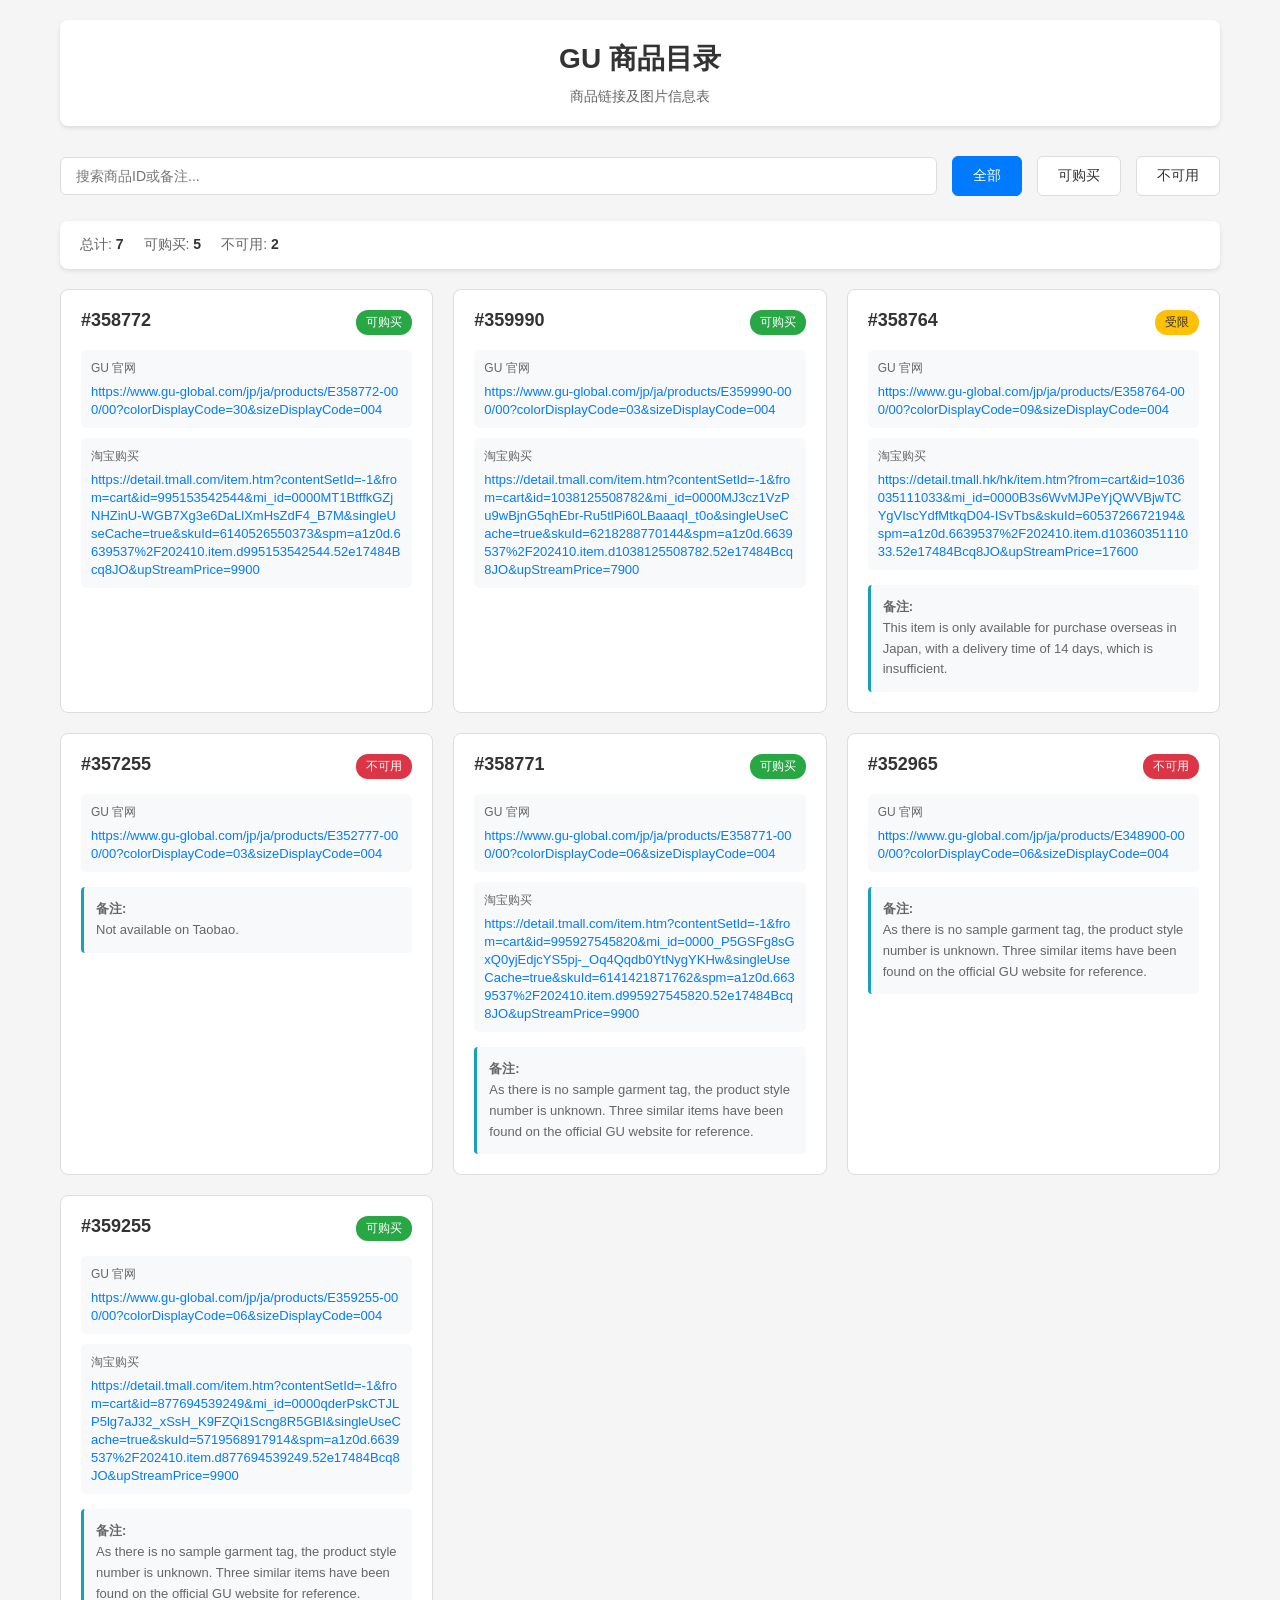
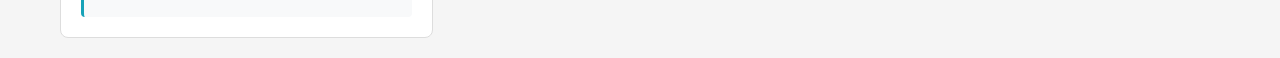
<file: gu-product-catalog.html>
<!DOCTYPE html>
<html lang="zh-CN">
<head>
  <meta charset="UTF-8">
  <meta name="viewport" content="width=device-width, initial-scale=1.0">
  <title>GU 商品目录</title>
  <style>
    * { margin: 0; padding: 0; box-sizing: border-box; }
    
    body {
      font-family: -apple-system, BlinkMacSystemFont, "Segoe UI", Roboto, "Helvetica Neue", Arial, sans-serif;
      background: #f5f5f5;
      color: #333;
    }
    
    .container { max-width: 1200px; margin: 0 auto; padding: 20px; }
    
    header { 
      text-align: center; 
      margin-bottom: 30px; 
      padding: 20px 0;
      background: white;
      border-radius: 8px;
      box-shadow: 0 2px 4px rgba(0,0,0,0.1);
    }
    
    h1 { font-size: 28px; color: #333; margin-bottom: 10px; }
    .subtitle { font-size: 14px; color: #666; }
    
    .controls { 
      display: flex; 
      gap: 15px; 
      margin-bottom: 25px; 
      flex-wrap: wrap;
      align-items: center;
    }
    
    .search-box { 
      flex: 1; 
      min-width: 250px;
      padding: 10px 15px; 
      background: white;
      border: 1px solid #ddd;
      border-radius: 6px; 
      color: #333;
      font-size: 14px; 
      outline: none;
    }
    
    .search-box:focus {
      border-color: #007bff;
    }
    
    .filter-btn { 
      padding: 10px 20px; 
      background: white;
      color: #333;
      border: 1px solid #ddd;
      border-radius: 6px; 
      cursor: pointer; 
      font-size: 14px;
      transition: all 0.2s;
    }
    
    .filter-btn:hover { background: #f0f0f0; }
    .filter-btn.active { background: #007bff; color: white; border-color: #007bff; }
    
    .stats { 
      display: flex; 
      gap: 20px; 
      margin-bottom: 20px; 
      font-size: 14px;
      color: #666;
      background: white;
      padding: 15px 20px;
      border-radius: 8px;
      box-shadow: 0 2px 4px rgba(0,0,0,0.1);
    }
    
    .stat-item strong { color: #333; }
    
    .product-grid { 
      display: grid; 
      grid-template-columns: repeat(auto-fill, minmax(350px, 1fr)); 
      gap: 20px; 
    }
    
    .product-card { 
      background: white;
      border: 1px solid #ddd;
      border-radius: 8px;
      padding: 20px;
      transition: transform 0.2s, box-shadow 0.2s;
    }
    
    .product-card:hover { 
      transform: translateY(-2px);
      box-shadow: 0 4px 8px rgba(0,0,0,0.15);
    }
    
    .product-header { 
      display: flex; 
      justify-content: space-between; 
      align-items: start;
      margin-bottom: 15px;
    }
    
    .product-id { 
      font-size: 18px; 
      font-weight: 600; 
      color: #333;
    }
    
    .status-badge { 
      padding: 4px 10px; 
      border-radius: 12px; 
      font-size: 12px;
      font-weight: 500;
    }
    
    .status-available { background: #28a745; color: white; }
    .status-unavailable { background: #dc3545; color: white; }
    .status-limited { background: #ffc107; color: #333; }
    
    .product-links { margin-bottom: 15px; }
    
    .link-item { 
      margin-bottom: 10px; 
      padding: 10px; 
      background: #f8f9fa;
      border-radius: 6px;
    }
    
    .link-label { 
      font-size: 12px; 
      color: #666;
      margin-bottom: 5px;
      font-weight: 500;
    }
    
    .link-url { 
      font-size: 13px; 
      color: #007bff;
      word-break: break-all;
      text-decoration: none;
    }
    
    .link-url:hover { text-decoration: underline; }
    
    .notes { 
      padding: 12px; 
      background: #f8f9fa;
      border-left: 3px solid #17a2b8;
      border-radius: 4px;
      font-size: 13px;
      color: #666;
      line-height: 1.6;
    }
    
    .no-results { 
      text-align: center; 
      padding: 60px 20px; 
      color: #666;
      font-size: 16px;
      background: white;
      border-radius: 8px;
    }
    
    @media (max-width: 768px) {
      .product-grid {
        grid-template-columns: 1fr;
      }
      
      .controls {
        flex-direction: column;
      }
      
      .search-box {
        width: 100%;
      }
    }
  </style>
</head>
<body>
<div class="container">
  <header>
    <h1>GU 商品目录</h1>
    <div class="subtitle">商品链接及图片信息表</div>
  </header>
  
  <div class="controls">
    <input type="text" class="search-box" id="searchInput" placeholder="搜索商品ID或备注..." oninput="filterProducts()">
    <button class="filter-btn active" onclick="setFilter('all')">全部</button>
    <button class="filter-btn" onclick="setFilter('available')">可购买</button>
    <button class="filter-btn" onclick="setFilter('unavailable')">不可用</button>
  </div>
  
  <div class="stats">
    <div class="stat-item">总计: <strong id="totalCount">0</strong></div>
    <div class="stat-item">可购买: <strong id="availableCount">0</strong></div>
    <div class="stat-item">不可用: <strong id="unavailableCount">0</strong></div>
  </div>
  
  <div class="product-grid" id="productGrid"></div>
</div>

<script>
const products = [
  {
    id: "358772",
    guLink: "https://www.gu-global.com/jp/ja/products/E358772-000/00?colorDisplayCode=30&sizeDisplayCode=004",
    taobaoLink: "https://detail.tmall.com/item.htm?contentSetId=-1&from=cart&id=995153542544&mi_id=0000MT1BtffkGZjNHZinU-WGB7Xg3e6DaLlXmHsZdF4_B7M&singleUseCache=true&skuId=6140526550373&spm=a1z0d.6639537%2F202410.item.d995153542544.52e17484Bcq8JO&upStreamPrice=9900",
    notes: "",
    status: "available"
  },
  {
    id: "359990",
    guLink: "https://www.gu-global.com/jp/ja/products/E359990-000/00?colorDisplayCode=03&sizeDisplayCode=004",
    taobaoLink: "https://detail.tmall.com/item.htm?contentSetId=-1&from=cart&id=1038125508782&mi_id=0000MJ3cz1VzPu9wBjnG5qhEbr-Ru5tlPi60LBaaaqI_t0o&singleUseCache=true&skuId=6218288770144&spm=a1z0d.6639537%2F202410.item.d1038125508782.52e17484Bcq8JO&upStreamPrice=7900",
    notes: "",
    status: "available"
  },
  {
    id: "358764",
    guLink: "https://www.gu-global.com/jp/ja/products/E358764-000/00?colorDisplayCode=09&sizeDisplayCode=004",
    taobaoLink: "https://detail.tmall.hk/hk/item.htm?from=cart&id=1036035111033&mi_id=0000B3s6WvMJPeYjQWVBjwTCYgVIscYdfMtkqD04-ISvTbs&skuId=6053726672194&spm=a1z0d.6639537%2F202410.item.d1036035111033.52e17484Bcq8JO&upStreamPrice=17600",
    notes: "This item is only available for purchase overseas in Japan, with a delivery time of 14 days, which is insufficient.",
    status: "limited"
  },
  {
    id: "357255",
    guLink: "https://www.gu-global.com/jp/ja/products/E352777-000/00?colorDisplayCode=03&sizeDisplayCode=004",
    taobaoLink: "",
    notes: "Not available on Taobao.",
    status: "unavailable"
  },
  {
    id: "358771",
    guLink: "https://www.gu-global.com/jp/ja/products/E358771-000/00?colorDisplayCode=06&sizeDisplayCode=004",
    taobaoLink: "https://detail.tmall.com/item.htm?contentSetId=-1&from=cart&id=995927545820&mi_id=0000_P5GSFg8sGxQ0yjEdjcYS5pj-_Oq4Qqdb0YtNygYKHw&singleUseCache=true&skuId=6141421871762&spm=a1z0d.6639537%2F202410.item.d995927545820.52e17484Bcq8JO&upStreamPrice=9900",
    notes: "As there is no sample garment tag, the product style number is unknown. Three similar items have been found on the official GU website for reference.",
    status: "available"
  },
  {
    id: "352965",
    guLink: "https://www.gu-global.com/jp/ja/products/E348900-000/00?colorDisplayCode=06&sizeDisplayCode=004",
    taobaoLink: "",
    notes: "As there is no sample garment tag, the product style number is unknown. Three similar items have been found on the official GU website for reference.",
    status: "unavailable"
  },
  {
    id: "359255",
    guLink: "https://www.gu-global.com/jp/ja/products/E359255-000/00?colorDisplayCode=06&sizeDisplayCode=004",
    taobaoLink: "https://detail.tmall.com/item.htm?contentSetId=-1&from=cart&id=877694539249&mi_id=0000qderPskCTJLP5lg7aJ32_xSsH_K9FZQi1Scng8R5GBI&singleUseCache=true&skuId=5719568917914&spm=a1z0d.6639537%2F202410.item.d877694539249.52e17484Bcq8JO&upStreamPrice=9900",
    notes: "As there is no sample garment tag, the product style number is unknown. Three similar items have been found on the official GU website for reference.",
    status: "available"
  }
];

let currentFilter = 'all';

function getStatusBadge(status) {
  const badges = {
    'available': '<span class="status-badge status-available">可购买</span>',
    'unavailable': '<span class="status-badge status-unavailable">不可用</span>',
    'limited': '<span class="status-badge status-limited">受限</span>'
  };
  return badges[status] || '';
}

function renderProducts(filteredProducts) {
  const grid = document.getElementById('productGrid');
  
  if (filteredProducts.length === 0) {
    grid.innerHTML = '<div class="no-results">没有找到匹配的商品</div>';
    return;
  }
  
  grid.innerHTML = filteredProducts.map(product => `
    <div class="product-card">
      <div class="product-header">
        <div class="product-id">#${product.id}</div>
        ${getStatusBadge(product.status)}
      </div>
      
      <div class="product-links">
        <div class="link-item">
          <div class="link-label">GU 官网</div>
          <a href="${product.guLink}" target="_blank" class="link-url">${product.guLink}</a>
        </div>
        ${product.taobaoLink ? `
        <div class="link-item">
          <div class="link-label">淘宝购买</div>
          <a href="${product.taobaoLink}" target="_blank" class="link-url">${product.taobaoLink}</a>
        </div>
        ` : ''}
      </div>
      
      ${product.notes ? `
      <div class="notes">
        <strong>备注:</strong><br>
        ${product.notes}
      </div>
      ` : ''}
    </div>
  `).join('');
}

function updateStats(filteredProducts) {
  document.getElementById('totalCount').textContent = products.length;
  document.getElementById('availableCount').textContent = products.filter(p => p.status === 'available' || p.status === 'limited').length;
  document.getElementById('unavailableCount').textContent = products.filter(p => p.status === 'unavailable').length;
}

function filterProducts() {
  const searchTerm = document.getElementById('searchInput').value.toLowerCase();
  
  let filtered = products;
  
  if (currentFilter !== 'all') {
    filtered = filtered.filter(p => p.status === currentFilter);
  }
  
  if (searchTerm) {
    filtered = filtered.filter(p => 
      p.id.toLowerCase().includes(searchTerm) || 
      (p.notes && p.notes.toLowerCase().includes(searchTerm))
    );
  }
  
  renderProducts(filtered);
  updateStats(filtered);
}

function setFilter(filter) {
  currentFilter = filter;
  
  document.querySelectorAll('.filter-btn').forEach(btn => {
    btn.classList.remove('active');
  });
  event.target.classList.add('active');
  
  filterProducts();
}

// Initial render
renderProducts(products);
updateStats(products);
</script>
</body>
</html>
</file>
